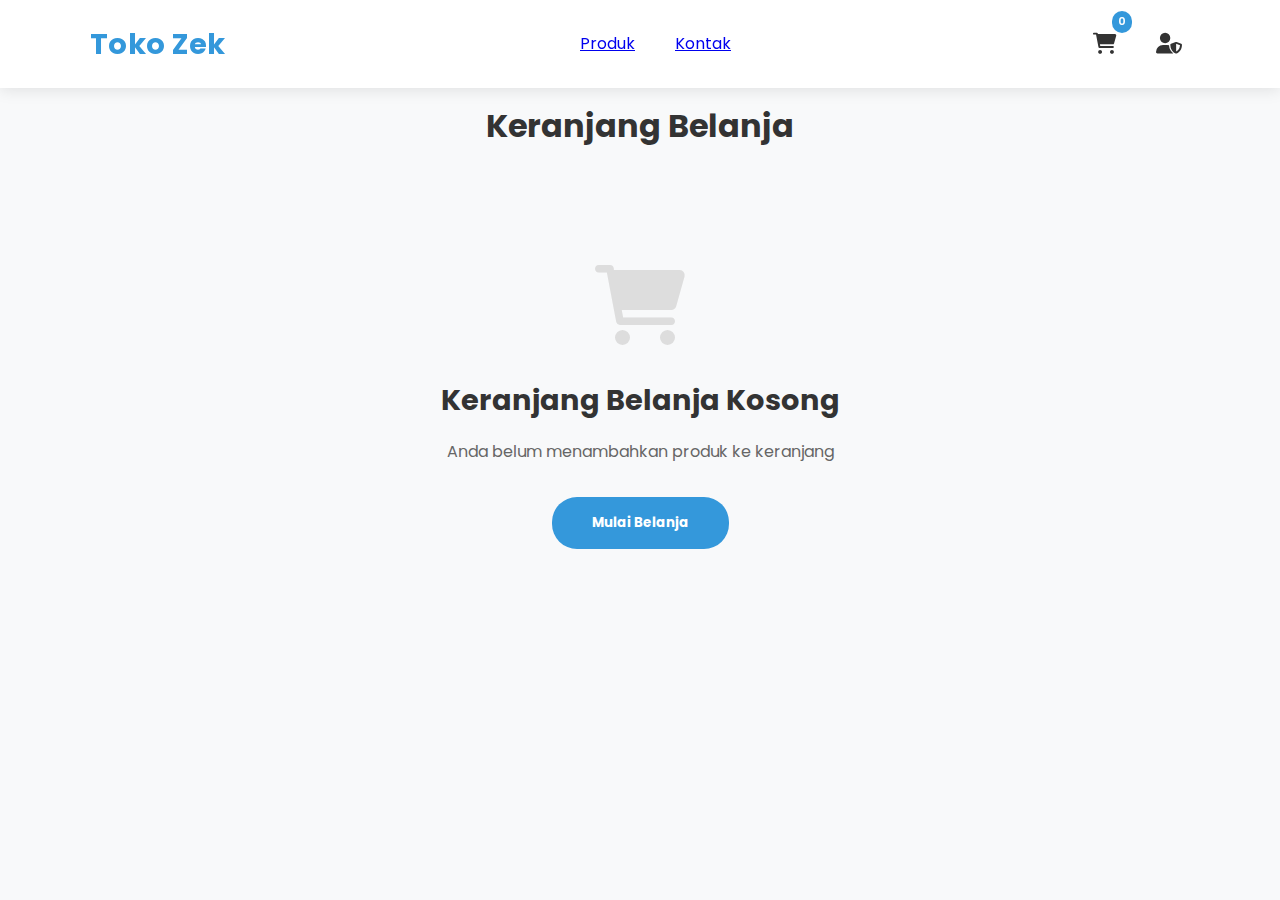
<file: cart.html>
<!DOCTYPE html>
<html lang="id">
<head>
    <meta charset="UTF-8">
    <meta name="viewport" content="width=device-width, initial-scale=1.0">
    <title>Keranjang - Toko Zek</title>
    <link href="https://fonts.googleapis.com/css2?family=Poppins:wght@300;400;500;600;700&display=swap" rel="stylesheet">
    <link rel="stylesheet" href="https://cdnjs.cloudflare.com/ajax/libs/font-awesome/6.0.0/css/all.min.css">
    <link rel="stylesheet" href="css/style.css">
    <link rel="stylesheet" href="css/cart.css">
</head>
<body>
    <!-- Navbar -->
    <nav class="navbar">
        <div class="nav-brand">
            <a href="index.html">Toko Zek</a>
        </div>
        <div class="nav-links">
            <a href="index.html#products">Produk</a>
            <a href="index.html#contact">Kontak</a>
        </div>
        <div class="nav-actions">
            <a href="cart.html" class="cart-icon">
                <i class="fas fa-shopping-cart"></i>
                <span class="cart-count">0</span>
            </a>
            <a href="admin/login.html" class="admin-icon">
                <i class="fas fa-user-shield"></i>
            </a>
        </div>
    </nav>

    <!-- Cart Section -->
    <div class="cart-container">
        <h2>Keranjang Belanja</h2>
        
        <div class="cart-content">
            <div class="cart-items" id="cartItems">
                <!-- Cart items will be loaded here -->
            </div>

            <div class="cart-summary">
                <h3>Ringkasan Belanja</h3>
                <div class="summary-item">
                    <span>Total Barang:</span>
                    <span id="totalItems">0 items</span>
                </div>
                <div class="summary-item">
                    <span>Subtotal:</span>
                    <span id="subtotal">Rp 0</span>
                </div>
                <div class="summary-item">
                    <span>Pengiriman:</span>
                    <span id="shipping">Rp 0</span>
                </div>
                <div class="summary-item total">
                    <span>Total:</span>
                    <span id="total">Rp 0</span>
                </div>
                <button id="checkoutBtn" class="checkout-btn" onclick="proceedToCheckout()">
                    Lanjut ke Pembayaran
                </button>
                <button class="continue-shopping" onclick="window.location.href='index.html#products'">
                    Lanjut Belanja
                </button>
            </div>
        </div>
    </div>

    <!-- Empty Cart Message -->
    <div id="emptyCart" class="empty-cart" style="display: none;">
        <i class="fas fa-shopping-cart"></i>
        <h3>Keranjang Belanja Kosong</h3>
        <p>Anda belum menambahkan produk ke keranjang</p>
        <button onclick="window.location.href='index.html#products'">
            Mulai Belanja
        </button>
    </div>

    <script src="js/cart.js"></script>
</body>
</html>
</file>
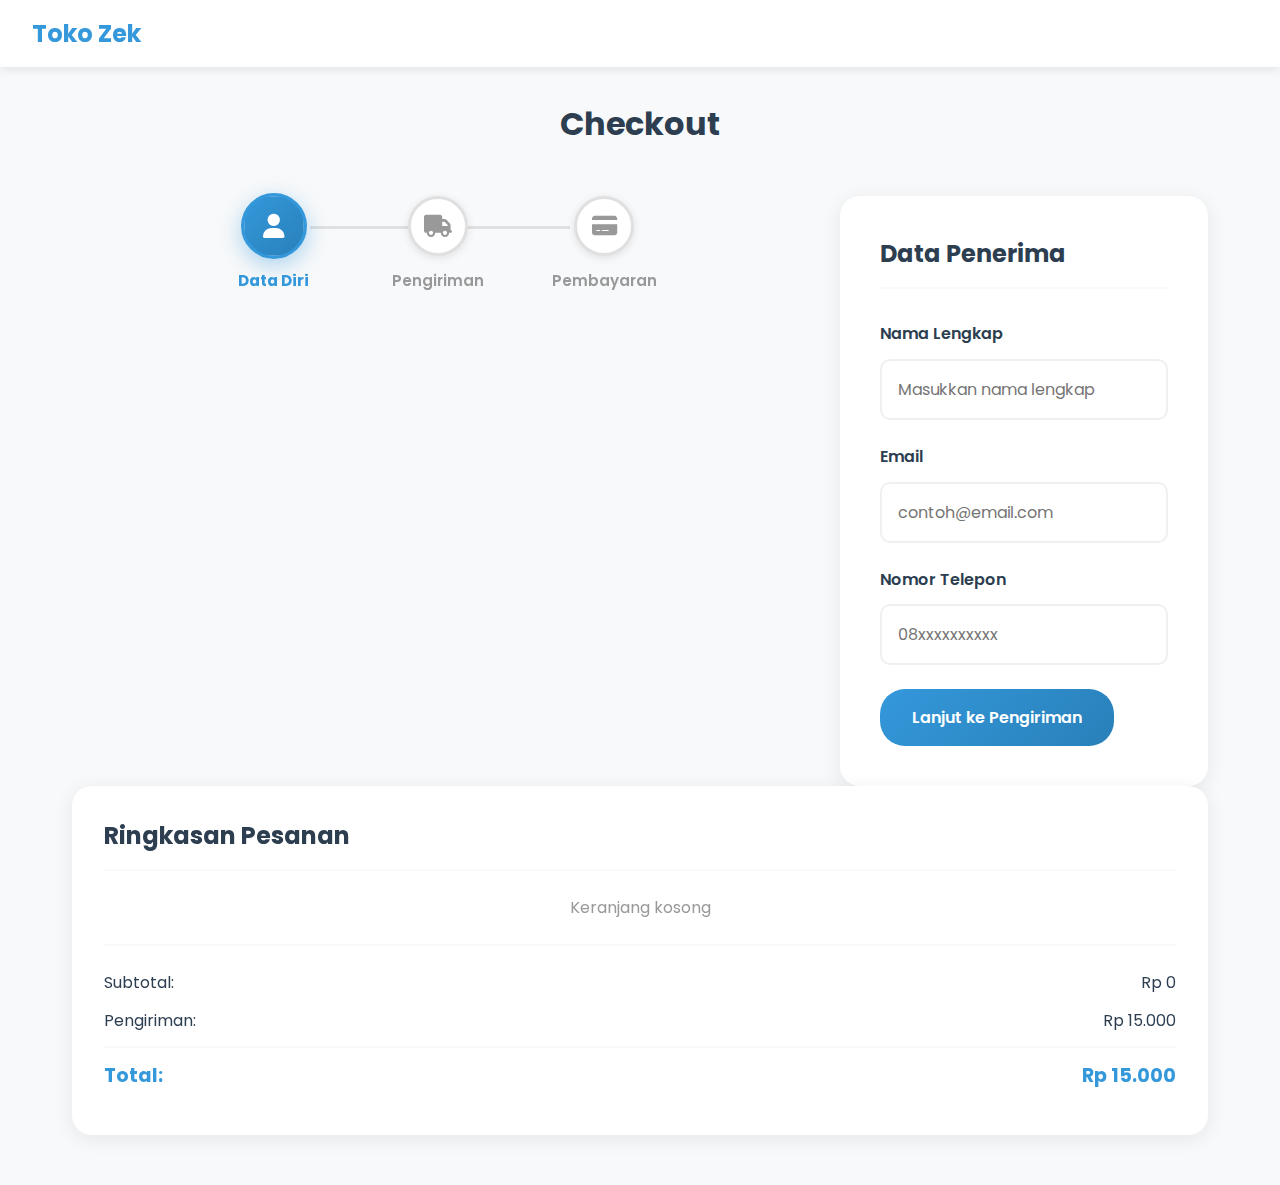
<file: checkout.html>
<!DOCTYPE html>
<html lang="id">
<head>
    <meta charset="UTF-8">
    <meta name="viewport" content="width=device-width, initial-scale=1.0">
    <title>Checkout - Toko Zek</title>
    <link href="https://fonts.googleapis.com/css2?family=Poppins:wght@300;400;500;600;700&display=swap" rel="stylesheet">
    <link rel="stylesheet" href="https://cdnjs.cloudflare.com/ajax/libs/font-awesome/6.0.0/css/all.min.css">
    <style>
        :root {
            --primary-color: #3498db;
            --secondary-color: #2980b9;
            --text-color: #2c3e50;
            --light-text: #7f8c8d;
            --border-color: #ecf0f1;
            --shadow: 0 2px 10px rgba(0,0,0,0.1);
            --transition: all 0.3s ease;
        }

        * {
            margin: 0;
            padding: 0;
            box-sizing: border-box;
            font-family: 'Poppins', sans-serif;
        }

        body {
            font-family: 'Poppins', sans-serif;
            background-color: #f8f9fa;
            color: var(--text-color);
        }

        /* Navbar */
        .navbar {
            position: fixed;
            top: 0;
            left: 0;
            right: 0;
            background: white;
            padding: 1rem 2rem;
            box-shadow: var(--shadow);
            z-index: 100;
        }

        .nav-brand a {
            font-size: 1.5rem;
            font-weight: 700;
            color: var(--primary-color);
            text-decoration: none;
            font-family: 'Poppins', sans-serif;
        }

        /* Checkout Container */
        .checkout-container {
            max-width: 1200px;
            margin: 100px auto 50px;
            padding: 0 2rem;
        }

        .checkout-container > h2 {
            font-size: 2rem;
            font-weight: 700;
            text-align: center;
            margin-bottom: 3rem;
            color: var(--text-color);
            font-family: 'Poppins', sans-serif;
        }

        /* Progress Bar - IMPROVED SPACING */
        .checkout-progress {
            display: flex;
            justify-content: center;
            align-items: center;
            margin: 0 auto 4rem;
            max-width: 700px;
            position: relative;
            gap: 4rem;
        }

        .checkout-progress::before {
            content: '';
            position: absolute;
            top: 30px;
            left: 20%;
            right: 20%;
            height: 3px;
            background: linear-gradient(to right, #e0e0e0 50%, #e0e0e0 50%);
            z-index: 0;
        }

        .progress-step {
            display: flex;
            flex-direction: column;
            align-items: center;
            gap: 0.8rem;
            position: relative;
            z-index: 1;
            min-width: 100px;
        }

        .progress-step i {
            width: 60px;
            height: 60px;
            border-radius: 50%;
            background-color: white;
            display: flex;
            align-items: center;
            justify-content: center;
            font-size: 1.4rem;
            color: #999;
            border: 3px solid #e0e0e0;
            transition: all 0.4s ease;
            box-shadow: 0 2px 8px rgba(0,0,0,0.1);
        }

        .progress-step.active i {
            background: linear-gradient(135deg, var(--primary-color), var(--secondary-color));
            color: white;
            border-color: var(--primary-color);
            box-shadow: 0 6px 20px rgba(52, 152, 219, 0.4);
            transform: scale(1.1);
        }

        .progress-step span {
            font-weight: 600;
            font-size: 0.95rem;
            color: #999;
            transition: all 0.3s ease;
            text-align: center;
            font-family: 'Poppins', sans-serif;
        }

        .progress-step.active span {
            color: var(--primary-color);
            font-weight: 700;
        }

        /* Checkout Form */
        .checkout-form {
            display: grid;
            grid-template-columns: 2fr 1fr;
            gap: 2rem;
            align-items: start;
        }

        .checkout-step {
            display: none;
            background-color: white;
            padding: 2.5rem;
            border-radius: 20px;
            box-shadow: 0 4px 20px rgba(0, 0, 0, 0.08);
        }

        .checkout-step.active {
            display: block;
            animation: fadeIn 0.3s ease;
        }

        @keyframes fadeIn {
            from { opacity: 0; transform: translateY(10px); }
            to { opacity: 1; transform: translateY(0); }
        }

        .checkout-step h3 {
            font-size: 1.5rem;
            font-weight: 700;
            margin-bottom: 2rem;
            padding-bottom: 1rem;
            border-bottom: 2px solid #f8f9fa;
            color: var(--text-color);
            font-family: 'Poppins', sans-serif;
        }

        .form-group {
            margin-bottom: 1.5rem;
        }

        .form-group label {
            display: block;
            font-weight: 600;
            margin-bottom: 0.8rem;
            color: var(--text-color);
            font-family: 'Poppins', sans-serif;
        }

        .form-group input,
        .form-group select,
        .form-group textarea {
            width: 100%;
            padding: 1rem;
            border: 2px solid #f0f0f0;
            border-radius: 10px;
            font-family: 'Poppins', sans-serif;
            font-size: 1rem;
            transition: all 0.3s ease;
        }

        .form-group input:focus,
        .form-group select:focus,
        .form-group textarea:focus {
            border-color: var(--primary-color);
            outline: none;
            box-shadow: 0 0 0 3px rgba(52, 152, 219, 0.1);
        }

        .form-group textarea {
            min-height: 100px;
            resize: vertical;
        }

        .form-row {
            display: grid;
            grid-template-columns: 1fr 1fr;
            gap: 1rem;
        }

        /* Payment Section Titles */
        .payment-section-title {
            font-size: 1rem;
            font-weight: 600;
            color: var(--text-color);
            margin: 1.5rem 0 1rem 0;
            padding-left: 0.5rem;
            border-left: 4px solid var(--primary-color);
            font-family: 'Poppins', sans-serif;
        }

        .payment-section-title:first-of-type {
            margin-top: 0;
        }

        /* Shipping Options */
        .shipping-options {
            display: grid;
            gap: 1rem;
        }

        .shipping-option {
            position: relative;
            padding: 1.5rem;
            border: 2px solid #f0f0f0;
            border-radius: 15px;
            cursor: pointer;
            transition: all 0.3s ease;
            background: white;
        }

        .shipping-option input[type="radio"] {
            position: absolute;
            opacity: 0;
        }

        .shipping-option:hover {
            border-color: var(--primary-color);
            transform: translateX(5px);
        }

        .shipping-option.active {
            border-color: var(--primary-color);
            background-color: rgba(52, 152, 219, 0.05);
        }

        .option-info {
            display: flex;
            justify-content: space-between;
            align-items: center;
        }

        .option-name {
            font-weight: 600;
            color: var(--text-color);
            font-family: 'Poppins', sans-serif;
        }

        .option-price {
            font-weight: 700;
            color: var(--primary-color);
            font-size: 1.1rem;
            font-family: 'Poppins', sans-serif;
        }

        /* Payment Methods - SEPARATED */
        .payment-methods {
            display: grid;
            grid-template-columns: repeat(2, 1fr);
            gap: 1rem;
        }

        .payment-method {
            position: relative;
            padding: 1.5rem;
            border: 2px solid #f0f0f0;
            border-radius: 15px;
            cursor: pointer;
            transition: all 0.3s ease;
            text-align: center;
            background: white;
        }

        .payment-method input[type="radio"] {
            position: absolute;
            opacity: 0;
        }

        .payment-method:hover {
            border-color: var(--primary-color);
            transform: translateY(-5px);
            box-shadow: 0 5px 15px rgba(0, 0, 0, 0.1);
        }

        .payment-method.active {
            border-color: var(--primary-color);
            background-color: rgba(52, 152, 219, 0.05);
        }

        .method-info {
            display: flex;
            flex-direction: column;
            align-items: center;
            gap: 0.5rem;
        }

        .method-info i {
            font-size: 2rem;
            color: var(--primary-color);
        }

        .method-info span {
            font-weight: 600;
            color: var(--text-color);
            font-size: 0.95rem;
            font-family: 'Poppins', sans-serif;
        }

        /* Order Summary */
        .order-summary {
            background-color: white;
            padding: 2rem;
            border-radius: 20px;
            box-shadow: 0 4px 20px rgba(0, 0, 0, 0.08);
            height: fit-content;
            position: sticky;
            top: 100px;
        }

        .order-summary h3 {
            font-size: 1.5rem;
            font-weight: 700;
            margin-bottom: 1.5rem;
            padding-bottom: 1rem;
            border-bottom: 2px solid #f8f9fa;
            font-family: 'Poppins', sans-serif;
        }

        .order-item {
            display: flex;
            justify-content: space-between;
            align-items: start;
            gap: 1rem;
            margin-bottom: 1rem;
            padding-bottom: 1rem;
            border-bottom: 1px solid #f8f9fa;
        }

        .item-info {
            flex: 1;
        }

        .summary-total {
            margin-top: 1.5rem;
            padding-top: 1.5rem;
            border-top: 2px solid #f8f9fa;
        }

        .summary-item {
            display: flex;
            justify-content: space-between;
            margin-bottom: 0.8rem;
            font-size: 1rem;
            font-family: 'Poppins', sans-serif;
        }

        .summary-item.total {
            font-size: 1.2rem;
            font-weight: 700;
            color: var(--primary-color);
            padding-top: 0.8rem;
            border-top: 2px solid #f8f9fa;
        }

        /* Buttons */
        .button-group {
            display: flex;
            gap: 1rem;
            margin-top: 2rem;
        }

        .back-btn,
        .next-btn,
        .submit-btn {
            flex: 1;
            padding: 1rem 2rem;
            border: none;
            border-radius: 25px;
            font-weight: 600;
            font-size: 1rem;
            cursor: pointer;
            transition: all 0.3s ease;
            font-family: 'Poppins', sans-serif;
        }

        .back-btn {
            background-color: #f8f9fa;
            color: var(--text-color);
            border: 2px solid #e0e0e0;
        }

        .back-btn:hover {
            background-color: #e9ecef;
            transform: translateY(-2px);
        }

        .next-btn,
        .submit-btn {
            background: linear-gradient(135deg, var(--primary-color), var(--secondary-color));
            color: white;
        }

        .next-btn:hover,
        .submit-btn:hover {
            transform: translateY(-2px);
            box-shadow: 0 5px 20px rgba(52, 152, 219, 0.4);
        }

        /* Modern Alert Toast */
        .alert-toast {
            position: fixed;
            top: 100px;
            right: -400px;
            background: white;
            padding: 1.5rem;
            border-radius: 15px;
            box-shadow: 0 10px 40px rgba(0,0,0,0.2);
            z-index: 2000;
            min-width: 350px;
            transition: right 0.4s cubic-bezier(0.68, -0.55, 0.265, 1.55);
            border-left: 4px solid #e74c3c;
        }

        .alert-toast.show {
            right: 20px;
        }

        .alert-toast.error {
            border-left-color: #e74c3c;
        }

        .alert-toast.warning {
            border-left-color: #f39c12;
        }

        .alert-content {
            display: flex;
            align-items: start;
            gap: 1rem;
        }

        .alert-icon {
            font-size: 1.5rem;
            margin-top: 0.2rem;
        }

        .alert-toast.error .alert-icon {
            color: #e74c3c;
        }

        .alert-toast.warning .alert-icon {
            color: #f39c12;
        }

        .alert-text {
            flex: 1;
        }

        .alert-text h4 {
            font-size: 1rem;
            margin-bottom: 0.3rem;
            color: var(--text-color);
            font-family: 'Poppins', sans-serif;
        }

        .alert-text p {
            font-size: 0.9rem;
            color: var(--light-text);
            margin: 0;
            font-family: 'Poppins', sans-serif;
        }

        .alert-close {
            background: none;
            border: none;
            font-size: 1.2rem;
            color: #999;
            cursor: pointer;
            padding: 0;
            width: 24px;
            height: 24px;
            display: flex;
            align-items: center;
            justify-content: center;
            transition: color 0.3s ease;
        }

        .alert-close:hover {
            color: var(--text-color);
        }

        /* Success Popup */
        .success-popup {
            position: fixed;
            top: 0;
            left: 0;
            width: 100%;
            height: 100%;
            background-color: rgba(0, 0, 0, 0.7);
            display: flex;
            align-items: center;
            justify-content: center;
            z-index: 1000;
            animation: fadeIn 0.3s ease;
            overflow-y: auto;
            padding: 2rem 1rem;
        }

        .success-content {
            background-color: white;
            padding: 3rem;
            border-radius: 20px;
            text-align: center;
            max-width: 700px;
            width: 100%;
            max-height: 90vh;
            overflow-y: auto;
            box-shadow: 0 10px 40px rgba(0, 0, 0, 0.3);
        }

        .success-content > i {
            font-size: 4rem;
            color: #2ecc71;
            margin-bottom: 1rem;
            animation: scaleIn 0.5s ease;
        }

        .success-content h2 {
            font-family: 'Poppins', sans-serif;
        }

        @keyframes scaleIn {
            from { transform: scale(0); }
            to { transform: scale(1); }
        }

        /* Receipt */
        .receipt {
            text-align: left;
            margin-top: 2rem;
            padding: 2rem;
            background: #f8f9fa;
            border-radius: 15px;
            border: 2px dashed #ddd;
        }

        .receipt h3 {
            text-align: center;
            color: var(--primary-color);
            font-size: 1.3rem;
            font-family: 'Poppins', sans-serif;
        }

        .receipt-section {
            margin-bottom: 1.5rem;
            padding-bottom: 1.5rem;
            border-bottom: 1px solid #e0e0e0;
        }

        .receipt-section:last-of-type {
            border-bottom: none;
        }

        .receipt-section h4 {
            font-size: 1rem;
            font-weight: 700;
            margin-bottom: 1rem;
            color: var(--primary-color);
            font-family: 'Poppins', sans-serif;
        }

        .receipt-row {
            display: flex;
            justify-content: space-between;
            margin-bottom: 0.5rem;
            font-size: 0.95rem;
            font-family: 'Poppins', sans-serif;
        }

        .receipt-row.total-row {
            margin-top: 1rem;
            padding-top: 1rem;
            border-top: 2px solid #ddd;
        }

        .receipt-item {
            display: flex;
            justify-content: space-between;
            padding: 0.8rem;
            margin-bottom: 0.5rem;
            background: white;
            border-radius: 8px;
        }

        /* Responsive */
        @media (max-width: 992px) {
            .checkout-form {
                grid-template-columns: 1fr;
            }
            .order-summary {
                position: static;
                margin-top: 2rem;
            }
        }

        @media (max-width: 768px) {
            .checkout-progress {
                gap: 2rem;
            }
            .form-row {
                grid-template-columns: 1fr;
            }
            .payment-methods {
                grid-template-columns: 1fr;
            }
            .alert-toast {
                min-width: auto;
                max-width: 90%;
            }
        }

        @media (max-width: 576px) {
            .checkout-container {
                padding: 0 1rem;
            }
            .button-group {
                flex-direction: column;
            }
            .progress-step {
                min-width: 80px;
            }
            .progress-step i {
                width: 50px;
                height: 50px;
                font-size: 1.2rem;
            }
            .checkout-progress::before {
                top: 25px;
            }
            .progress-step span {
                font-size: 0.8rem;
            }
        }

        @media print {
            body * { visibility: hidden; }
            .success-popup, .success-popup * { visibility: visible; }
            .success-popup {
                position: absolute;
                left: 0;
                top: 0;
                width: 100%;
                background: white;
            }
            .success-popup button { display: none; }
        }
    </style>
</head>
<body>
    <!-- Navbar -->
    <nav class="navbar">
        <div class="nav-brand">
            <a href="index.html">Toko Zek</a>
        </div>
    </nav>

    <div class="checkout-container">
        <h2>Checkout</h2>
        
        <form id="checkoutForm" class="checkout-form">
            <!-- Progress Bar -->
            <div class="checkout-progress">
                <div class="progress-step active" data-step="1">
                    <i class="fas fa-user"></i>
                    <span>Data Diri</span>
                </div>
                <div class="progress-step" data-step="2">
                    <i class="fas fa-truck"></i>
                    <span>Pengiriman</span>
                </div>
                <div class="progress-step" data-step="3">
                    <i class="fas fa-credit-card"></i>
                    <span>Pembayaran</span>
                </div>
            </div>

            <!-- Step 1: Data Diri -->
            <div class="checkout-step active" id="step1">
                <h3>Data Penerima</h3>
                <div class="form-group">
                    <label>Nama Lengkap</label>
                    <input type="text" id="fullName" required placeholder="Masukkan nama lengkap">
                </div>
                <div class="form-group">
                    <label>Email</label>
                    <input type="email" id="email" required placeholder="contoh@email.com">
                </div>
                <div class="form-group">
                    <label>Nomor Telepon</label>
                    <input type="tel" id="phone" required placeholder="08xxxxxxxxxx">
                </div>
                <button type="button" class="next-btn" onclick="nextStep(1)">Lanjut ke Pengiriman</button>
            </div>

            <!-- Step 2: Pengiriman -->
            <div class="checkout-step" id="step2">
                <h3>Alamat Pengiriman</h3>
                <div class="form-group">
                    <label>Alamat Lengkap</label>
                    <textarea id="address" required placeholder="Jalan, nomor rumah, RT/RW, kelurahan"></textarea>
                </div>
                <div class="form-row">
                    <div class="form-group">
                        <label>Provinsi</label>
                        <input type="text" id="province" required placeholder="Contoh: DKI Jakarta">
                    </div>
                    <div class="form-group">
                        <label>Kota/Kabupaten</label>
                        <input type="text" id="city" required placeholder="Contoh: Jakarta Selatan">
                    </div>
                </div>
                <div class="form-group">
                    <label>Kode Pos</label>
                    <input type="text" id="postalCode" required placeholder="12345" maxlength="5">
                </div>
                <div class="form-group">
                    <label>Metode Pengiriman</label>
                    <div class="shipping-options">
                        <label class="shipping-option">
                            <input type="radio" name="shipping" value="regular" checked>
                            <span class="option-info">
                                <span class="option-name">Regular (2-3 hari)</span>
                                <span class="option-price">Rp 15.000</span>
                            </span>
                        </label>
                        <label class="shipping-option">
                            <input type="radio" name="shipping" value="express">
                            <span class="option-info">
                                <span class="option-name">Express (1 hari)</span>
                                <span class="option-price">Rp 30.000</span>
                            </span>
                        </label>
                    </div>
                </div>
                <div class="button-group">
                    <button type="button" class="back-btn" onclick="prevStep(2)">Kembali</button>
                    <button type="button" class="next-btn" onclick="nextStep(2)">Lanjut ke Pembayaran</button>
                </div>
            </div>

            <!-- Step 3: Pembayaran -->
            <div class="checkout-step" id="step3">
                <h3>Metode Pembayaran</h3>
                
                <!-- Bank Transfer Section -->
                <div class="payment-section-title">
                    <i class="fas fa-university"></i> Transfer Bank
                </div>
                <div class="payment-methods">
                    <label class="payment-method">
                        <input type="radio" name="payment" value="bca" checked>
                        <span class="method-info">
                            <i class="fas fa-university"></i>
                            <span>BCA</span>
                        </span>
                    </label>
                    <label class="payment-method">
                        <input type="radio" name="payment" value="mandiri">
                        <span class="method-info">
                            <i class="fas fa-university"></i>
                            <span>Mandiri</span>
                        </span>
                    </label>
                    <label class="payment-method">
                        <input type="radio" name="payment" value="bni">
                        <span class="method-info">
                            <i class="fas fa-university"></i>
                            <span>BNI</span>
                        </span>
                    </label>
                    <label class="payment-method">
                        <input type="radio" name="payment" value="bri">
                        <span class="method-info">
                            <i class="fas fa-university"></i>
                            <span>BRI</span>
                        </span>
                    </label>
                </div>

                <!-- E-Wallet Section -->
                <div class="payment-section-title">
                    <i class="fas fa-wallet"></i> E-Wallet & Pembayaran Digital
                </div>
                <div class="payment-methods">
                    <label class="payment-method">
                        <input type="radio" name="payment" value="gopay">
                        <span class="method-info">
                            <i class="fas fa-wallet"></i>
                            <span>GoPay</span>
                        </span>
                    </label>
                    <label class="payment-method">
                        <input type="radio" name="payment" value="dana">
                        <span class="method-info">
                            <i class="fas fa-wallet"></i>
                            <span>DANA</span>
                        </span>
                    </label>
                    <label class="payment-method">
                        <input type="radio" name="payment" value="ovo">
                        <span class="method-info">
                            <i class="fas fa-wallet"></i>
                            <span>OVO</span>
                        </span>
                    </label>
                    <label class="payment-method">
                        <input type="radio" name="payment" value="shopeepay">
                        <span class="method-info">
                            <i class="fas fa-mobile-alt"></i>
                            <span>ShopeePay</span>
                        </span>
                    </label>
                    <label class="payment-method">
                        <input type="radio" name="payment" value="qris">
                        <span class="method-info">
                            <i class="fas fa-qrcode"></i>
                            <span>QRIS</span>
                        </span>
                    </label>
                    <label class="payment-method">
                        <input type="radio" name="payment" value="cod">
                        <span class="method-info">
                            <i class="fas fa-money-bill-wave"></i>
                            <span>COD</span>
                        </span>
                    </label>
                </div>

                <div class="button-group">
                    <button type="button" class="back-btn" onclick="prevStep(3)">Kembali</button>
                    <button type="submit" class="submit-btn">Selesaikan Pemesanan</button>
                </div>
            </div>
        </form>

        <!-- Order Summary -->
        <div class="order-summary">
            <h3>Ringkasan Pesanan</h3>
            <div id="orderItems">
                <!-- Order items will be loaded here -->
            </div>
            <div class="summary-total">
                <div class="summary-item">
                    <span>Subtotal:</span>
                    <span id="subtotal">Rp 0</span>
                </div>
                <div class="summary-item">
                    <span>Pengiriman:</span>
                    <span id="shipping">Rp 15.000</span>
                </div>
                <div class="summary-item total">
                    <span>Total:</span>
                    <span id="total">Rp 0</span>
                </div>
            </div>
        </div>
    </div>

    <script src="js/checkout.js"></script>
</body>
</html>
</file>
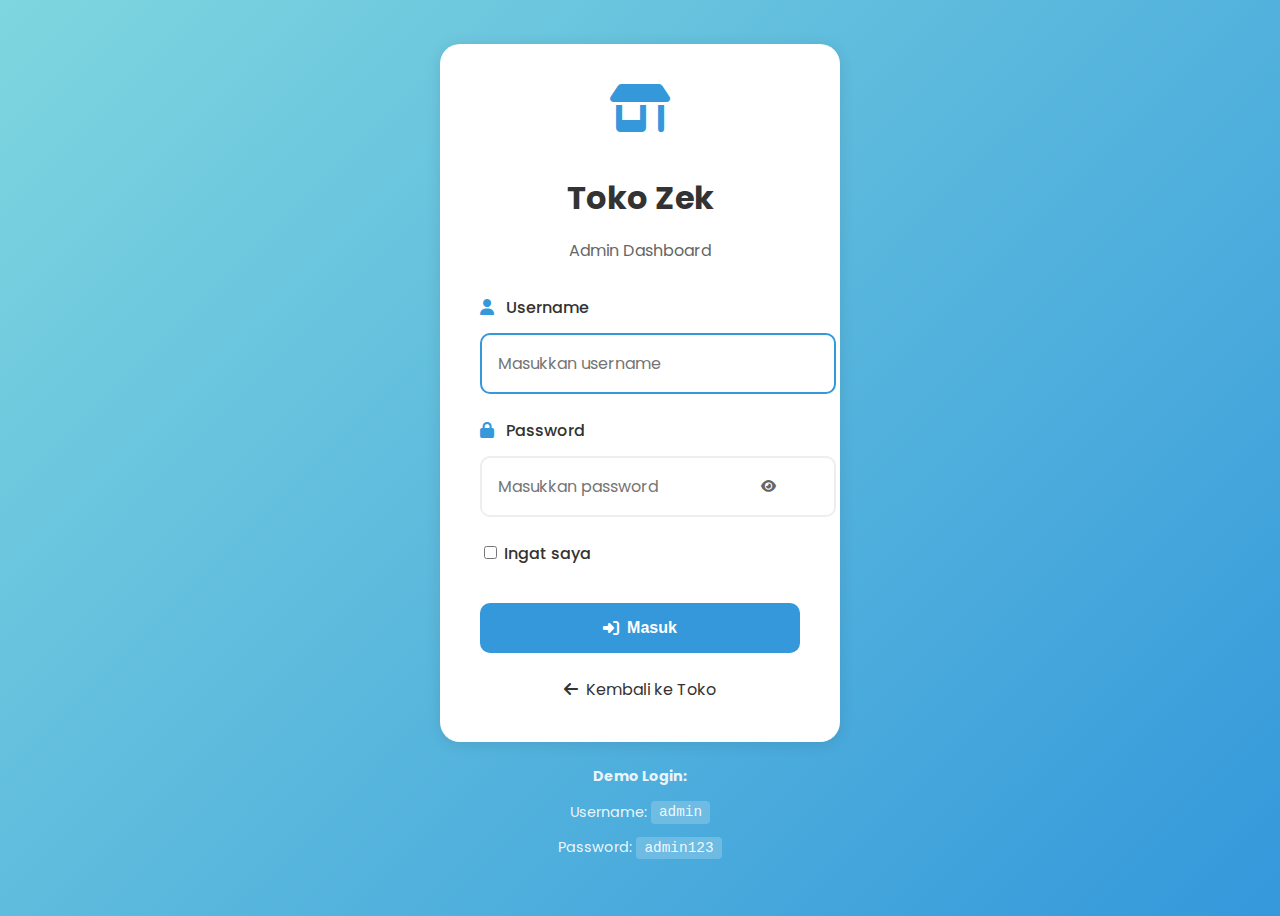
<file: admin/login.html>
<!DOCTYPE html>
<html lang="id">
<head>
    <meta charset="UTF-8">
    <meta name="viewport" content="width=device-width, initial-scale=1.0">
    <meta name="description" content="Admin Login - Toko Zek">
    <title>Admin Login - Toko Zek</title>
    
    <!-- Google Fonts -->
    <link href="https://fonts.googleapis.com/css2?family=Poppins:wght@300;400;500;600;700&display=swap" rel="stylesheet">
    
    <!-- Font Awesome -->
    <link rel="stylesheet" href="https://cdnjs.cloudflare.com/ajax/libs/font-awesome/6.4.0/css/all.min.css">
    
    <!-- Admin CSS -->
    <link rel="stylesheet" href="../css/admin.css">
</head>
<body class="login-page">
    
    <div class="login-container">
        <div class="login-box">
            <!-- Login Header -->
            <div class="login-header">
                <i class="fas fa-store-alt"></i>
                <h2>Toko Zek</h2>
                <p>Admin Dashboard</p>
            </div>

            <!-- Login Form -->
            <form id="loginForm" class="login-form">
                <!-- Username Field -->
                <div class="form-group">
                    <label for="username">
                        <i class="fas fa-user"></i>
                        Username
                    </label>
                    <input 
                        type="text" 
                        id="username" 
                        name="username"
                        placeholder="Masukkan username"
                        required 
                        autocomplete="username"
                        autofocus
                    >
                </div>

                <!-- Password Field -->
                <div class="form-group">
                    <label for="password">
                        <i class="fas fa-lock"></i>
                        Password
                    </label>
                    <div class="password-input">
                        <input 
                            type="password" 
                            id="password" 
                            name="password"
                            placeholder="Masukkan password"
                            required
                            autocomplete="current-password"
                        >
                        <button type="button" class="toggle-password" aria-label="Toggle password visibility">
                            <i class="fas fa-eye"></i>
                        </button>
                    </div>
                </div>

                <!-- Remember Me -->
                <div class="form-group remember-me">
                    <label>
                        <input type="checkbox" id="rememberMe" name="rememberMe">
                        <span>Ingat saya</span>
                    </label>
                </div>

                <!-- Submit Button -->
                <button type="submit" class="login-btn">
                    <i class="fas fa-sign-in-alt"></i>
                    Masuk
                </button>
            </form>

            <!-- Back to Store Link -->
            <div class="back-to-store">
                <a href="../index.html">
                    <i class="fas fa-arrow-left"></i>
                    Kembali ke Toko
                </a>
            </div>
        </div>

        <!-- Login Info -->
        <div style="text-align: center; margin-top: 1.5rem; color: rgba(255,255,255,0.9); font-size: 0.9rem;">
            <p><strong>Demo Login:</strong></p>
            <p>Username: <code style="background: rgba(255,255,255,0.2); padding: 0.2rem 0.5rem; border-radius: 4px;">admin</code></p>
            <p>Password: <code style="background: rgba(255,255,255,0.2); padding: 0.2rem 0.5rem; border-radius: 4px;">admin123</code></p>
        </div>
    </div>

    <!-- Admin Login Script -->
    <script src="../js/admin-login.js"></script>
</body>
</html>
</file>
<file: css/cart.css>
/* cart.css */
.cart-container {
    max-width: 1200px;
    margin: 100px auto 50px;
    padding: 0 2rem;
}

.cart-container h2 {
    font-size: 2rem;
    font-weight: 700;
    margin-bottom: 2rem;
    color: var(--text-color);
    text-align: center;
}

.cart-content {
    display: grid;
    grid-template-columns: 2fr 1fr;
    gap: 2rem;
}

/* Cart Items */
.cart-items {
    background-color: white;
    padding: 2rem;
    border-radius: 20px;
    box-shadow: var(--shadow);
}

.cart-item {
    display: grid;
    grid-template-columns: auto 1fr auto;
    gap: 2rem;
    padding: 1.5rem;
    border-bottom: 2px solid #f8f9fa;
    transition: var(--transition);
}

.cart-item:last-child {
    border-bottom: none;
}

.cart-item:hover {
    transform: translateY(-3px);
    box-shadow: 0 5px 15px rgba(0,0,0,0.05);
}

.cart-item img {
    width: 120px;
    height: 120px;
    object-fit: cover;
    border-radius: 12px;
    box-shadow: 0 3px 10px rgba(0,0,0,0.1);
}

.item-details {
    display: flex;
    flex-direction: column;
    justify-content: space-between;
}

.item-details h3 {
    font-size: 1.2rem;
    font-weight: 700;
    color: var(--text-color);
    margin-bottom: 0.5rem;
}

.item-price {
    font-size: 1.3rem;
    font-weight: 700;
    color: var(--primary-color);
    margin-bottom: 1rem;
}

.item-quantity {
    display: flex;
    align-items: center;
    gap: 1rem;
}

.quantity-btn {
    width: 35px;
    height: 35px;
    border: none;
    border-radius: 50%;
    background-color: var(--background-color);
    color: var(--text-color);
    font-size: 1rem;
    cursor: pointer;
    transition: var(--transition);
    display: flex;
    align-items: center;
    justify-content: center;
}

.quantity-btn:hover {
    background-color: var(--primary-color);
    color: white;
}

.item-quantity span {
    font-weight: 600;
    font-size: 1.1rem;
    min-width: 30px;
    text-align: center;
}

.remove-item {
    background: none;
    border: none;
    color: #e74c3c;
    font-size: 1.2rem;
    cursor: pointer;
    transition: var(--transition);
    padding: 0.5rem;
    border-radius: 50%;
}

.remove-item:hover {
    background-color: #fff5f5;
    transform: scale(1.1);
}

/* Cart Summary */
.cart-summary {
    background-color: white;
    padding: 2rem;
    border-radius: 20px;
    box-shadow: var(--shadow);
    height: fit-content;
    position: sticky;
    top: 100px;
}

.cart-summary h3 {
    font-size: 1.5rem;
    font-weight: 700;
    margin-bottom: 1.5rem;
    padding-bottom: 1rem;
    border-bottom: 2px solid #f8f9fa;
}

.summary-item {
    display: flex;
    justify-content: space-between;
    margin-bottom: 1rem;
    font-weight: 500;
}

.summary-item.total {
    margin-top: 1.5rem;
    padding-top: 1.5rem;
    border-top: 2px solid #f8f9fa;
    font-size: 1.2rem;
    font-weight: 700;
    color: var(--primary-color);
}

.checkout-btn {
    width: 100%;
    padding: 1rem;
    background-color: var(--primary-color);
    color: white;
    border: none;
    border-radius: 25px;
    font-size: 1.1rem;
    font-weight: 700;
    cursor: pointer;
    transition: var(--transition);
    margin-top: 1.5rem;
}

.checkout-btn:hover:not(:disabled) {
    background-color: var(--secondary-color);
    transform: translateY(-2px);
}

.checkout-btn:disabled {
    opacity: 0.5;
    cursor: not-allowed;
}

.continue-shopping {
    width: 100%;
    padding: 1rem;
    background-color: transparent;
    color: var(--primary-color);
    border: 2px solid var(--primary-color);
    border-radius: 25px;
    font-size: 1.1rem;
    font-weight: 700;
    cursor: pointer;
    transition: var(--transition);
    margin-top: 1rem;
}

.continue-shopping:hover {
    background-color: var(--primary-color);
    color: white;
}

/* Empty Cart */
.empty-cart {
    text-align: center;
    padding: 4rem 2rem;
}

.empty-cart i {
    font-size: 5rem;
    color: #ddd;
    margin-bottom: 2rem;
}

.empty-cart h3 {
    font-size: 1.8rem;
    font-weight: 700;
    margin-bottom: 1rem;
    color: var(--text-color);
}

.empty-cart p {
    color: var(--light-text);
    margin-bottom: 2rem;
}

.empty-cart button {
    padding: 1rem 2.5rem;
    background-color: var(--primary-color);
    color: white;
    border: none;
    border-radius: 25px;
    font-weight: 700;
    cursor: pointer;
    transition: var(--transition);
}

.empty-cart button:hover {
    background-color: var(--secondary-color);
    transform: translateY(-2px);
}

/* Responsive Design */
@media (max-width: 992px) {
    .cart-content {
        grid-template-columns: 1fr;
    }

    .cart-summary {
        position: static;
    }
}

@media (max-width: 768px) {
    .cart-item {
        grid-template-columns: 1fr;
        text-align: center;
    }

    .cart-item img {
        margin: 0 auto;
    }

    .item-quantity {
        justify-content: center;
    }

    .remove-item {
        margin: 1rem auto 0;
    }
}

@media (max-width: 576px) {
    .cart-container {
        padding: 0 1rem;
    }

    .cart-items {
        padding: 1rem;
    }
}
</file>
<file: css/admin.css>
/* Admin Styles */
:root {
    --primary-color: #3498db;
    --secondary-color: #2980b9;
    --success-color: #2ecc71;
    --warning-color: #f1c40f;
    --danger-color: #e74c3c;
    --text-color: #333;
    --light-text: #666;
    --bg-color: #f8f9fa;
    --border-color: #eee;
    --shadow: 0 2px 15px rgba(0, 0, 0, 0.1);
    --transition: all 0.3s ease;
}

/* Login Page */
.login-page {
    min-height: 100vh;
    display: flex;
    align-items: center;
    justify-content: center;
    background: linear-gradient(135deg, #7ed6df 0%, #3498db 100%);
    font-family: 'Poppins', sans-serif;
}

.login-container {
    width: 100%;
    max-width: 400px;
    padding: 2rem;
}

.login-box {
    background-color: white;
    padding: 2.5rem;
    border-radius: 20px;
    box-shadow: var(--shadow);
}

.login-header {
    text-align: center;
    margin-bottom: 2rem;
}

.login-header i {
    font-size: 3rem;
    color: var(--primary-color);
    margin-bottom: 1rem;
}

.login-header h2 {
    font-size: 2rem;
    font-weight: 700;
    color: var(--text-color);
    margin-bottom: 0.5rem;
}

.login-header p {
    color: var(--light-text);
    font-size: 1rem;
}

.login-form .form-group {
    margin-bottom: 1.5rem;
}

.login-form label {
    display: block;
    margin-bottom: 0.8rem;
    color: var(--text-color);
    font-weight: 500;
}

.login-form label i {
    margin-right: 0.5rem;
    color: var(--primary-color);
}

.login-form input[type="text"],
.login-form input[type="password"] {
    width: 100%;
    padding: 1rem;
    border: 2px solid var(--border-color);
    border-radius: 10px;
    font-family: inherit;
    font-size: 1rem;
    transition: var(--transition);
}

.login-form input:focus {
    border-color: var(--primary-color);
    outline: none;
}

.password-input {
    position: relative;
}

.toggle-password {
    position: absolute;
    right: 1rem;
    top: 50%;
    transform: translateY(-50%);
    background: none;
    border: none;
    color: var(--light-text);
    cursor: pointer;
    padding: 0.5rem;
    transition: var(--transition);
}

.toggle-password:hover {
    color: var(--primary-color);
}

.remember-me {
    display: flex;
    align-items: center;
}

.remember-me label {
    display: flex;
    align-items: center;
    gap: 0.5rem;
    cursor: pointer;
    margin: 0;
}

.login-btn {
    width: 100%;
    padding: 1rem;
    background-color: var(--primary-color);
    color: white;
    border: none;
    border-radius: 10px;
    font-size: 1rem;
    font-weight: 600;
    cursor: pointer;
    transition: var(--transition);
    display: flex;
    align-items: center;
    justify-content: center;
    gap: 0.5rem;
}

.login-btn:hover {
    background-color: var(--secondary-color);
    transform: translateY(-2px);
}

.back-to-store {
    text-align: center;
    margin-top: 1.5rem;
}

.back-to-store a {
    color: var(--text-color);
    text-decoration: none;
    display: inline-flex;
    align-items: center;
    gap: 0.5rem;
    transition: var(--transition);
}

.back-to-store a:hover {
    color: var(--primary-color);
}

/* Dashboard Layout */
.admin-body {
    background-color: var(--bg-color);
    min-height: 100vh;
    display: grid;
    grid-template-columns: 280px 1fr;
    font-family: 'Poppins', sans-serif;
}

.admin-sidebar {
    background-color: white;
    padding: 2rem;
    height: 100vh;
    position: fixed;
    width: 280px;
    box-shadow: var(--shadow);
    overflow-y: auto;
}

.sidebar-header {
    padding-bottom: 1.5rem;
    margin-bottom: 1.5rem;
    border-bottom: 2px solid var(--border-color);
}

.admin-info {
    margin-top: 1rem;
}

.admin-welcome {
    display: flex;
    align-items: center;
    gap: 1rem;
}

.admin-welcome i {
    font-size: 2.5rem;
    color: var(--primary-color);
}

.admin-details p {
    font-weight: 600;
    color: var(--text-color);
}

.admin-details small {
    color: var(--light-text);
}

.sidebar-menu {
    list-style: none;
    padding: 0;
}

.sidebar-menu li {
    margin-bottom: 0.5rem;
    border-radius: 10px;
    transition: var(--transition);
}

.sidebar-menu li a {
    display: flex;
    align-items: center;
    padding: 1rem;
    color: var(--text-color);
    text-decoration: none;
    gap: 1rem;
}

.sidebar-menu li:hover,
.sidebar-menu li.active {
    background-color: var(--primary-color);
}

.sidebar-menu li:hover a,
.sidebar-menu li.active a {
    color: white;
}

.sidebar-menu li i {
    font-size: 1.2rem;
}

/* Main Content Area */
.admin-main {
    margin-left: 280px;
    padding: 2rem;
}

.page-header {
    display: flex;
    justify-content: space-between;
    align-items: center;
    margin-bottom: 2rem;
}

.page-title {
    font-size: 1.8rem;
    font-weight: 700;
    color: var(--text-color);
}

/* Dashboard Stats */
.dashboard-stats {
    display: grid;
    grid-template-columns: repeat(auto-fit, minmax(250px, 1fr));
    gap: 1.5rem;
    margin-bottom: 2rem;
}

.stat-card {
    background-color: white;
    padding: 1.5rem;
    border-radius: 15px;
    box-shadow: var(--shadow);
    transition: var(--transition);
}

.stat-card:hover {
    transform: translateY(-5px);
}

.stat-icon {
    width: 50px;
    height: 50px;
    background-color: rgba(52, 152, 219, 0.1);
    border-radius: 10px;
    display: flex;
    align-items: center;
    justify-content: center;
    margin-bottom: 1rem;
}

.stat-icon i {
    font-size: 1.5rem;
    color: var(--primary-color);
}

.stat-title {
    color: var(--light-text);
    font-size: 0.9rem;
    margin-bottom: 0.5rem;
}

.stat-value {
    font-size: 1.5rem;
    font-weight: 700;
    color: var(--text-color);
}

/* Tables */
.table-container {
    background-color: white;
    border-radius: 15px;
    box-shadow: var(--shadow);
    overflow: hidden;
}

table {
    width: 100%;
    border-collapse: collapse;
}

th, td {
    padding: 1rem;
    text-align: left;
    border-bottom: 1px solid var(--border-color);
}

th {
    background-color: var(--bg-color);
    font-weight: 600;
    color: var(--text-color);
}

td {
    color: var(--light-text);
}

/* Status Badges */
.status-badge {
    padding: 0.5rem 1rem;
    border-radius: 20px;
    font-size: 0.8rem;
    font-weight: 600;
}

.status-pending {
    background-color: var(--warning-color);
    color: white;
}

.status-completed {
    background-color: var(--success-color);
    color: white;
}

.status-cancelled {
    background-color: var(--danger-color);
    color: white;
}

/* Forms */
.form-group {
    margin-bottom: 1.5rem;
}

.form-group label {
    display: block;
    margin-bottom: 0.8rem;
    font-weight: 500;
    color: var(--text-color);
}

.form-control {
    width: 100%;
    padding: 1rem;
    border: 2px solid var(--border-color);
    border-radius: 10px;
    font-family: inherit;
    font-size: 1rem;
    transition: var(--transition);
}

.form-control:focus {
    border-color: var(--primary-color);
    outline: none;
}

/* Buttons */
.btn {
    padding: 0.8rem 1.5rem;
    border: none;
    border-radius: 10px;
    font-weight: 600;
    cursor: pointer;
    transition: var(--transition);
    display: inline-flex;
    align-items: center;
    gap: 0.5rem;
}

.btn-primary {
    background-color: var(--primary-color);
    color: white;
}

.btn-danger {
    background-color: var(--danger-color);
    color: white;
}

.btn:hover {
    transform: translateY(-2px);
}

/* Responsive Design */
@media (max-width: 1200px) {
    .admin-body {
        grid-template-columns: 1fr;
    }

    .admin-sidebar {
        display: none;
    }

    .admin-main {
        margin-left: 0;
    }
}

@media (max-width: 768px) {
    .dashboard-stats {
        grid-template-columns: 1fr;
    }

    .table-container {
        overflow-x: auto;
    }
}

@media (max-width: 576px) {
    .admin-main {
        padding: 1rem;
    }

    .page-header {
        flex-direction: column;
        gap: 1rem;
    }
}
/* Tambahkan style ini ke file admin.css yang sudah ada */

/* Brand Styles */
.brand {
    display: flex;
    align-items: center;
    gap: 0.8rem;
}

.brand i {
    font-size: 2rem;
    color: var(--primary-color);
}

.brand h2 {
    font-size: 1.5rem;
    font-weight: 700;
    color: var(--text-color);
}

/* Dashboard Date Time */
.date-time {
    color: var(--light-text);
    font-size: 0.95rem;
}

/* Dashboard Charts Styles */
.dashboard-charts {
    display: grid;
    grid-template-columns: repeat(auto-fit, minmax(300px, 1fr));
    gap: 1.5rem;
    margin-bottom: 2rem;
}

.chart-container {
    background: white;
    padding: 1.5rem;
    border-radius: 15px;
    box-shadow: var(--shadow);
}

.chart-container h3 {
    margin-bottom: 1rem;
    color: var(--text-color);
    font-size: 1.2rem;
}

/* Recent Orders Section */
.recent-orders {
    margin-top: 2rem;
}

.section-header {
    display: flex;
    justify-content: space-between;
    align-items: center;
    margin-bottom: 1rem;
}

.section-header h3 {
    font-size: 1.3rem;
    color: var(--text-color);
}

.view-all {
    color: var(--primary-color);
    text-decoration: none;
    font-weight: 500;
    transition: var(--transition);
}

.view-all:hover {
    color: var(--secondary-color);
}

/* Product Filters */
.product-filters {
    display: flex;
    gap: 1rem;
    margin-bottom: 1.5rem;
    flex-wrap: wrap;
}

.product-filters select,
.product-filters input {
    padding: 0.8rem;
    border: 2px solid var(--border-color);
    border-radius: 10px;
    font-family: inherit;
    font-size: 1rem;
    transition: var(--transition);
    flex: 1;
    min-width: 200px;
}

.product-filters select:focus,
.product-filters input:focus {
    border-color: var(--primary-color);
    outline: none;
}

/* Products Grid */
.products-grid {
    display: grid;
    grid-template-columns: repeat(auto-fill, minmax(250px, 1fr));
    gap: 1.5rem;
}

.product-card {
    background: white;
    padding: 1rem;
    border-radius: 15px;
    box-shadow: var(--shadow);
    transition: var(--transition);
}

.product-card:hover {
    transform: translateY(-5px);
}

.product-card img {
    width: 100%;
    height: 200px;
    object-fit: cover;
    border-radius: 10px;
    margin-bottom: 1rem;
}

.product-card h4 {
    font-size: 1.1rem;
    color: var(--text-color);
    margin-bottom: 0.5rem;
}

.product-card .price {
    font-size: 1.2rem;
    font-weight: 700;
    color: var(--primary-color);
    margin-bottom: 0.3rem;
}

.product-card .category {
    font-size: 0.9rem;
    color: var(--light-text);
    margin-bottom: 1rem;
    text-transform: capitalize;
}

.product-actions {
    display: flex;
    gap: 0.5rem;
}

/* Order Filters */
.order-filters {
    display: flex;
    gap: 1rem;
    flex-wrap: wrap;
}

.order-filters select,
.order-filters input {
    padding: 0.8rem;
    border: 2px solid var(--border-color);
    border-radius: 10px;
    font-family: inherit;
    font-size: 1rem;
}

/* Modal Styles */
.modal {
    display: none;
    position: fixed;
    top: 0;
    left: 0;
    right: 0;
    bottom: 0;
    background: rgba(0, 0, 0, 0.5);
    align-items: center;
    justify-content: center;
    z-index: 9999;
}

.modal.active {
    display: flex;
}

.modal-content {
    background: white;
    padding: 2rem;
    border-radius: 15px;
    max-width: 600px;
    width: 90%;
    max-height: 90vh;
    overflow-y: auto;
}

.modal-header {
    display: flex;
    justify-content: space-between;
    align-items: center;
    margin-bottom: 1.5rem;
    padding-bottom: 1rem;
    border-bottom: 2px solid var(--border-color);
}

.modal-header h3 {
    font-size: 1.5rem;
    color: var(--text-color);
}

.close-btn {
    background: none;
    border: none;
    font-size: 1.5rem;
    cursor: pointer;
    color: var(--light-text);
    transition: var(--transition);
}

.close-btn:hover {
    color: var(--text-color);
}

.modal-buttons {
    display: flex;
    gap: 1rem;
    margin-top: 1.5rem;
}

.modal-buttons .btn {
    flex: 1;
}

.modal-body {
    padding: 1rem 0;
}

/* Image Preview */
.image-preview {
    margin-top: 1rem;
}

.image-preview img {
    max-width: 200px;
    border-radius: 10px;
    border: 2px solid var(--border-color);
}

.current-logo {
    margin-top: 1rem;
}

.current-logo img {
    max-width: 150px;
    border-radius: 10px;
}

/* Settings Container */
.settings-container {
    max-width: 800px;
}

.settings-form {
    background: white;
    padding: 2rem;
    border-radius: 15px;
    box-shadow: var(--shadow);
}

/* Order Info Styles */
.order-info {
    background: var(--bg-color);
    padding: 1.5rem;
    border-radius: 10px;
    margin-bottom: 1.5rem;
}

.order-info p {
    margin-bottom: 0.8rem;
    color: var(--text-color);
}

.order-info strong {
    display: inline-block;
    min-width: 100px;
}

.order-items {
    width: 100%;
    margin: 1rem 0;
}

.order-items td {
    padding: 0.8rem;
}

.order-total {
    text-align: right;
    margin-top: 1rem;
    padding-top: 1rem;
    border-top: 2px solid var(--border-color);
    font-size: 1.2rem;
}

/* Notification Styles */
.notification {
    position: fixed;
    top: 20px;
    right: -300px;
    background: white;
    padding: 1rem 1.5rem;
    border-radius: 10px;
    box-shadow: 0 4px 20px rgba(0, 0, 0, 0.2);
    display: flex;
    align-items: center;
    gap: 0.5rem;
    z-index: 10000;
    transition: right 0.3s ease;
}

.notification.show {
    right: 20px;
}

.notification.success {
    border-left: 4px solid var(--success-color);
}

.notification.error {
    border-left: 4px solid var(--danger-color);
}

.notification i {
    font-size: 1.2rem;
}

.notification.success i {
    color: var(--success-color);
}

.notification.error i {
    color: var(--danger-color);
}

/* Tab System */
.admin-tab {
    display: none;
}

.admin-tab.active {
    display: block;
}

/* Button Small */
.btn-sm {
    padding: 0.5rem 1rem;
    font-size: 0.9rem;
}

/* Stat Change */
.stat-change {
    font-size: 0.85rem;
    color: var(--success-color);
    margin-top: 0.5rem;
}

/* Table Actions */
table .btn {
    padding: 0.5rem 0.8rem;
    font-size: 0.9rem;
}

/* Textarea */
textarea.form-control {
    resize: vertical;
    min-height: 100px;
}

/* File Input */
input[type="file"].form-control {
    padding: 0.8rem;
}

/* Color Input */
input[type="color"].form-control {
    height: 50px;
    padding: 0.3rem;
}

/* Logout Button Styles */
.sidebar-menu .logout {
    margin-top: auto;
    padding-top: 1rem;
    border-top: 2px solid var(--border-color);
}

.sidebar-menu .logout:hover {
    background-color: var(--danger-color);
}

/* Loading State */
.loading {
    text-align: center;
    padding: 2rem;
    color: var(--light-text);
}

/* Empty State */
.empty-state {
    text-align: center;
    padding: 3rem;
    color: var(--light-text);
}

.empty-state i {
    font-size: 3rem;
    margin-bottom: 1rem;
    opacity: 0.5;
}

/* Responsive Improvements */
@media (max-width: 768px) {
    .product-filters,
    .order-filters {
        flex-direction: column;
    }
    
    .product-filters select,
    .product-filters input,
    .order-filters select,
    .order-filters input {
        width: 100%;
    }
    
    .modal-content {
        width: 95%;
        padding: 1.5rem;
    }
    
    .dashboard-stats {
        grid-template-columns: 1fr;
    }
    
    .dashboard-charts {
        grid-template-columns: 1fr;
    }
}
</file>
<file: css/style.css>
/* style.css */

/* Reset dan Base Styles */
* {
    margin: 0;
    padding: 0;
    box-sizing: border-box;
    font-family: 'Poppins', sans-serif;
}

:root {
    --primary-color: #3498db;
    --secondary-color: #2980b9;
    --accent-color: #7ed6df;
    --background-color: #f8f9fa;
    --text-color: #333;
    --light-text: #666;
    --shadow: 0 2px 15px rgba(0, 0, 0, 0.1);
    --transition: all 0.3s ease;
}

body {
    background-color: var(--background-color);
    color: var(--text-color);
    line-height: 1.6;
}

/* Navbar Styles */
.navbar {
    position: fixed;
    top: 0;
    left: 0;
    width: 100%;
    display: flex;
    justify-content: space-between;
    align-items: center;
    padding: 1.2rem 7%;
    background-color: white;
    box-shadow: var(--shadow);
    z-index: 1000;
}

.nav-brand {
    display: flex;
    align-items: center;
    gap: 1rem;
}

.brand-icon {
    font-size: 2rem;
    color: var(--primary-color);
    filter: drop-shadow(0 2px 4px rgba(52, 152, 219, 0.2));
}

.nav-brand a {
    font-size: 1.8rem;
    font-weight: 700;
    color: var(--primary-color);
    text-decoration: none;
    letter-spacing: 0.5px;
}

.nav-links {
    display: flex;
    gap: 2.5rem;
}

.nav-link {
    font-weight: 600;
    color: var(--text-color);
    text-decoration: none;
    padding: 0.8rem 1.5rem;
    border-radius: 25px;
    transition: var(--transition);
}

.nav-link:hover {
    background-color: var(--primary-color);
    color: white;
    transform: translateY(-2px);
}

.nav-actions {
    display: flex;
    align-items: center;
    gap: 1.5rem;
}

.cart-icon, .admin-icon {
    position: relative;
    color: var(--text-color);
    font-size: 1.3rem;
    text-decoration: none;
    transition: var(--transition);
    padding: 0.5rem;
    border-radius: 50%;
}

.cart-icon:hover, .admin-icon:hover {
    background-color: rgba(52, 152, 219, 0.1);
    color: var(--primary-color);
    transform: translateY(-2px);
}

.cart-count {
    position: absolute;
    top: -8px;
    right: -8px;
    background-color: var(--primary-color);
    color: white;
    font-size: 0.7rem;
    font-weight: 600;
    padding: 2px 6px;
    border-radius: 10px;
    min-width: 18px;
    text-align: center;
}

.hamburger-menu {
    display: none;
    background: none;
    border: none;
    font-size: 1.5rem;
    cursor: pointer;
    color: var(--text-color);
    padding: 0.5rem;
    border-radius: 5px;
    transition: var(--transition);
}

/* Hero Section */
.hero {
    margin-top: 70px;
    height: 500px;
    background: linear-gradient(135deg, 
        var(--accent-color) 0%, 
        var(--primary-color) 100%);
    display: flex;
    align-items: center;
    justify-content: center;
    text-align: center;
    color: white;
    position: relative;
    overflow: hidden;
}

.hero::before {
    content: '';
    position: absolute;
    top: 0;
    left: 0;
    width: 100%;
    height: 100%;
    background: linear-gradient(45deg, 
        rgba(255,255,255,0.1) 0%, 
        rgba(255,255,255,0) 100%);
    pointer-events: none;
}

.hero-content {
    max-width: 800px;
    padding: 0 2rem;
    z-index: 1;
}

.hero h1 {
    font-size: 3rem;
    font-weight: 700;
    margin-bottom: 1.5rem;
    text-shadow: 0 2px 4px rgba(0,0,0,0.1);
}

.hero p {
    font-size: 1.2rem;
    margin-bottom: 2rem;
    opacity: 0.9;
}

.cta-button {
    display: inline-block;
    padding: 1rem 2.5rem;
    background-color: white;
    color: var(--primary-color);
    text-decoration: none;
    border-radius: 30px;
    font-weight: 700;
    font-size: 1.1rem;
    transition: var(--transition);
    box-shadow: 0 4px 15px rgba(0,0,0,0.1);
}

.cta-button:hover {
    transform: translateY(-3px);
    box-shadow: 0 6px 20px rgba(0,0,0,0.15);
}

/* Categories Section */
.categories {
    padding: 5rem 7%;
}

.categories h2 {
    text-align: center;
    font-size: 2.2rem;
    font-weight: 700;
    margin-bottom: 3rem;
    color: var(--text-color);
}

.category-grid {
    display: grid;
    grid-template-columns: repeat(auto-fit, minmax(280px, 1fr));
    gap: 2rem;
}

.category-card {
    background-color: white;
    padding: 2.5rem 2rem;
    text-align: center;
    border-radius: 15px;
    box-shadow: var(--shadow);
    transition: var(--transition);
    cursor: pointer;
}

.category-card:hover {
    transform: translateY(-5px);
    box-shadow: 0 4px 20px rgba(0,0,0,0.15);
}

.category-card i {
    font-size: 3rem;
    color: var(--primary-color);
    margin-bottom: 1.5rem;
}

.category-card h3 {
    font-size: 1.5rem;
    font-weight: 700;
    margin-bottom: 1rem;
    color: var(--text-color);
}

.category-card p {
    color: var(--light-text);
    font-size: 0.95rem;
}

/* Products Section */
.products {
    padding: 3rem 7%;
}

.product-filters {
    display: flex;
    justify-content: center;
    gap: 1rem;
    margin-bottom: 3rem;
    flex-wrap: wrap;
}

.filter-btn {
    padding: 0.8rem 2rem;
    border: none;
    background-color: white;
    border-radius: 25px;
    cursor: pointer;
    font-weight: 700;
    color: var(--text-color);
    transition: var(--transition);
    box-shadow: var(--shadow);
}

.filter-btn:hover {
    transform: translateY(-2px);
}

.filter-btn.active {
    background-color: var(--primary-color);
    color: white;
}

/* Product Grid */
.product-grid {
    display: grid;
    grid-template-columns: repeat(auto-fill, minmax(250px, 1fr));
    gap: 2rem;
}

.product-card {
    background-color: white;
    border-radius: 15px;
    box-shadow: var(--shadow);
    overflow: hidden;
    transition: var(--transition);
}

.product-card:hover {
    transform: translateY(-5px);
    box-shadow: 0 4px 20px rgba(0,0,0,0.15);
}

.product-card img {
    width: 100%;
    height: 250px;
    object-fit: cover;
}

.product-info {
    padding: 1.5rem;
}

.product-info h3 {
    font-size: 1.2rem;
    font-weight: 700;
    margin-bottom: 0.5rem;
    color: var(--text-color);
}

.product-price {
    font-size: 1.3rem;
    font-weight: 700;
    color: var(--primary-color);
    margin-bottom: 1rem;
}

.add-to-cart {
    width: 100%;
    padding: 0.8rem;
    border: none;
    background-color: var(--primary-color);
    color: white;
    border-radius: 25px;
    font-weight: 600;
    cursor: pointer;
    transition: var(--transition);
}

.add-to-cart:hover {
    background-color: var(--secondary-color);
}

/* Contact Section */
.contact {
    padding: 5rem 7%;
    background-color: white;
}

/* Contact Section (lanjutan) */
.contact h2 {
    text-align: center;
    font-size: 2.2rem;
    font-weight: 700;
    margin-bottom: 3rem;
}

.contact-container {
    display: grid;
    grid-template-columns: 1fr 1fr;
    gap: 3rem;
    max-width: 1200px;
    margin: 0 auto;
}

.contact-info {
    display: grid;
    gap: 2rem;
}

.contact-item {
    display: flex;
    align-items: center;
    gap: 1.5rem;
    padding: 1.5rem;
    background-color: var(--background-color);
    border-radius: 15px;
    transition: var(--transition);
}

.contact-item:hover {
    transform: translateY(-3px);
    box-shadow: var(--shadow);
}

.contact-item i {
    font-size: 1.8rem;
    color: var(--primary-color);
}

.contact-item p {
    font-weight: 500;
}

.contact-form {
    display: grid;
    gap: 1.5rem;
}

.contact-form input,
.contact-form textarea {
    width: 100%;
    padding: 1rem;
    border: 2px solid #eee;
    border-radius: 10px;
    font-family: inherit;
    font-size: 1rem;
    transition: var(--transition);
}

.contact-form input:focus,
.contact-form textarea:focus {
    border-color: var(--primary-color);
    outline: none;
}

.contact-form textarea {
    height: 150px;
    resize: none;
}

.submit-btn {
    padding: 1rem;
    background-color: var(--primary-color);
    color: white;
    border: none;
    border-radius: 25px;
    font-weight: 600;
    cursor: pointer;
    transition: var(--transition);
}

.submit-btn:hover {
    background-color: var(--secondary-color);
    transform: translateY(-2px);
}

/* Footer */
.footer {
    background-color: #2c3e50;
    color: white;
    padding: 4rem 7% 2rem;
}

.footer-content {
    display: grid;
    grid-template-columns: repeat(auto-fit, minmax(250px, 1fr));
    gap: 3rem;
    margin-bottom: 3rem;
}

.footer-section h3 {
    font-size: 1.5rem;
    font-weight: 700;
    margin-bottom: 1.5rem;
}

.footer-section ul {
    list-style: none;
}

.footer-section ul li {
    margin-bottom: 1rem;
}

.footer-section a {
    color: white;
    text-decoration: none;
    opacity: 0.8;
    transition: var(--transition);
}

.footer-section a:hover {
    opacity: 1;
}

.social-links {
    display: flex;
    gap: 1.5rem;
}

.social-links a {
    font-size: 1.5rem;
}

.footer-bottom {
    text-align: center;
    padding-top: 2rem;
    border-top: 1px solid rgba(255, 255, 255, 0.1);
}

/* Mobile Menu */
.mobile-menu {
    display: none;
    position: fixed;
    top: 70px;
    left: 0;
    width: 100%;
    background-color: white;
    padding: 1rem;
    box-shadow: var(--shadow);
    z-index: 999;
}

.mobile-menu.active {
    display: block;
}

.mobile-menu a {
    display: flex;
    align-items: center;
    gap: 1rem;
    padding: 1rem;
    text-decoration: none;
    color: var(--text-color);
    font-weight: 500;
    border-radius: 10px;
    transition: var(--transition);
}

.mobile-menu a:hover {
    background-color: var(--background-color);
    color: var(--primary-color);
}

.send-message i {
    color: var(--primary-color);
}

/* Notifications */
.notification {
    position: fixed;
    bottom: 20px;
    right: 20px;
    padding: 1rem 2rem;
    background-color: white;
    color: var(--text-color);
    border-radius: 10px;
    box-shadow: var(--shadow);
    display: flex;
    align-items: center;
    gap: 1rem;
    transform: translateY(100px);
    opacity: 0;
    transition: var(--transition);
    z-index: 1000;
}

.notification.show {
    transform: translateY(0);
    opacity: 1;
}

.notification i {
    font-size: 1.5rem;
}

.notification.success i {
    color: #2ecc71;
}

.notification.warning i {
    color: #f1c40f;
}

.notification.error i {
    color: #e74c3c;
}

/* Responsive Design */
@media (max-width: 1200px) {
    .navbar {
        padding: 1.2rem 5%;
    }

    .hero h1 {
        font-size: 2.5rem;
    }
}

@media (max-width: 992px) {
    .nav-links {
        display: none;
    }

    .hamburger-menu {
        display: block;
    }

    .contact-container {
        grid-template-columns: 1fr;
    }
}

@media (max-width: 768px) {
    .hero h1 {
        font-size: 2rem;
    }

    .category-grid {
        grid-template-columns: 1fr;
    }

    .product-grid {
        grid-template-columns: repeat(auto-fill, minmax(200px, 1fr));
    }
}

@media (max-width: 576px) {
    .nav-brand a {
        font-size: 1.5rem;
    }

    .hero {
        height: 400px;
    }

    .hero h1 {
        font-size: 1.8rem;
    }

    .cta-button {
        padding: 0.8rem 2rem;
    }
}
</file>
